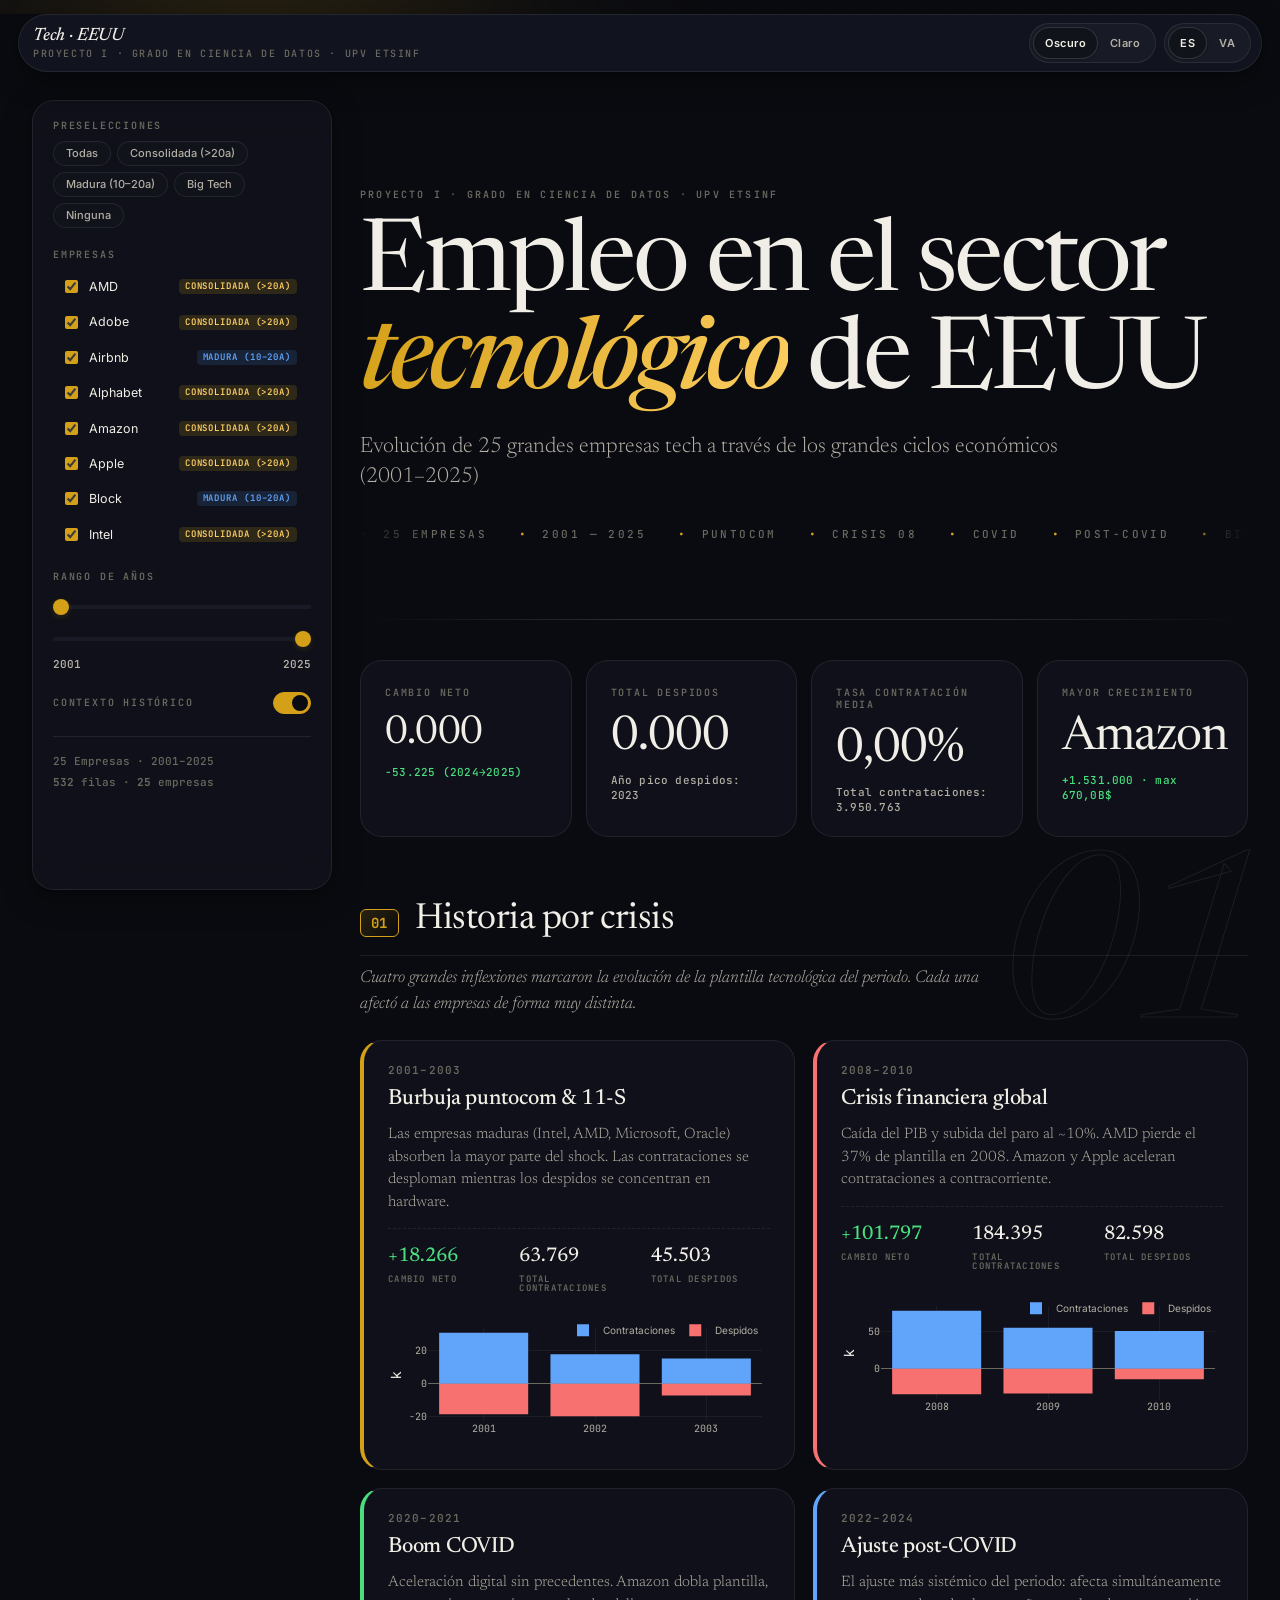
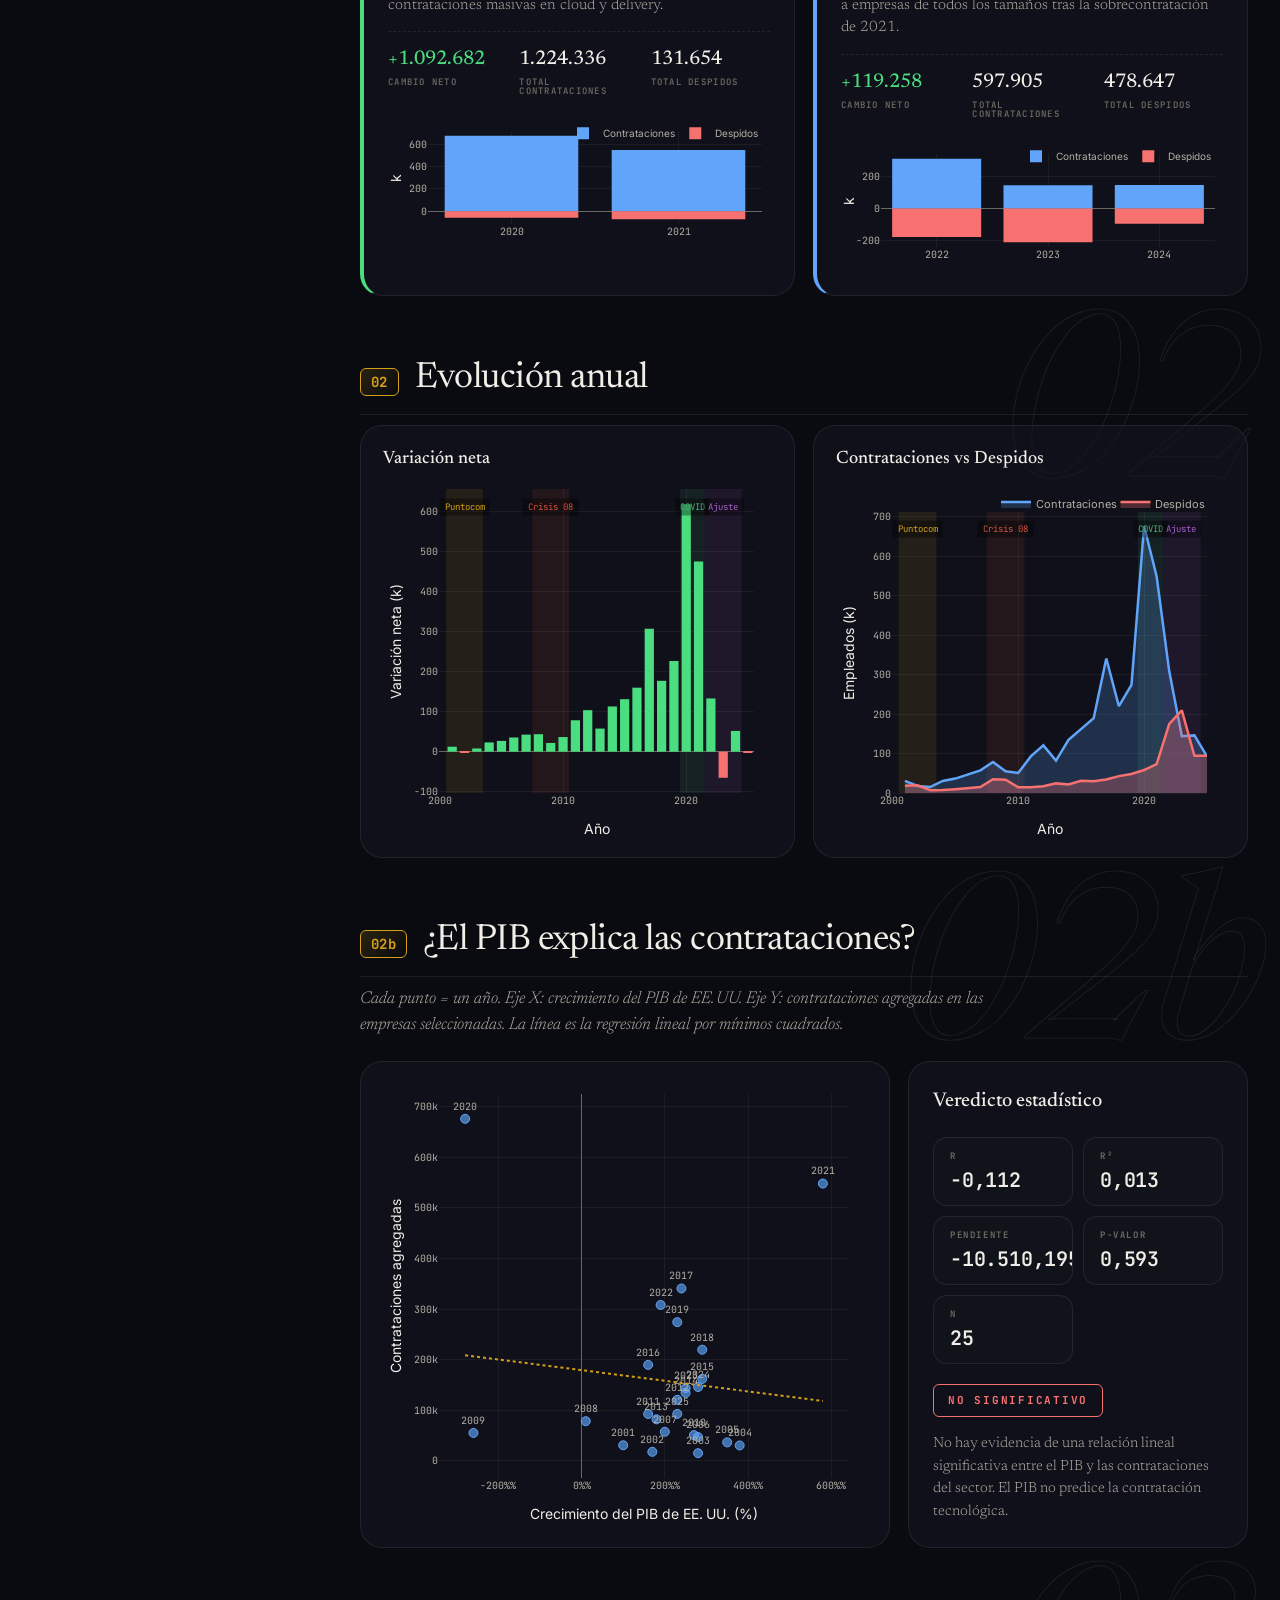
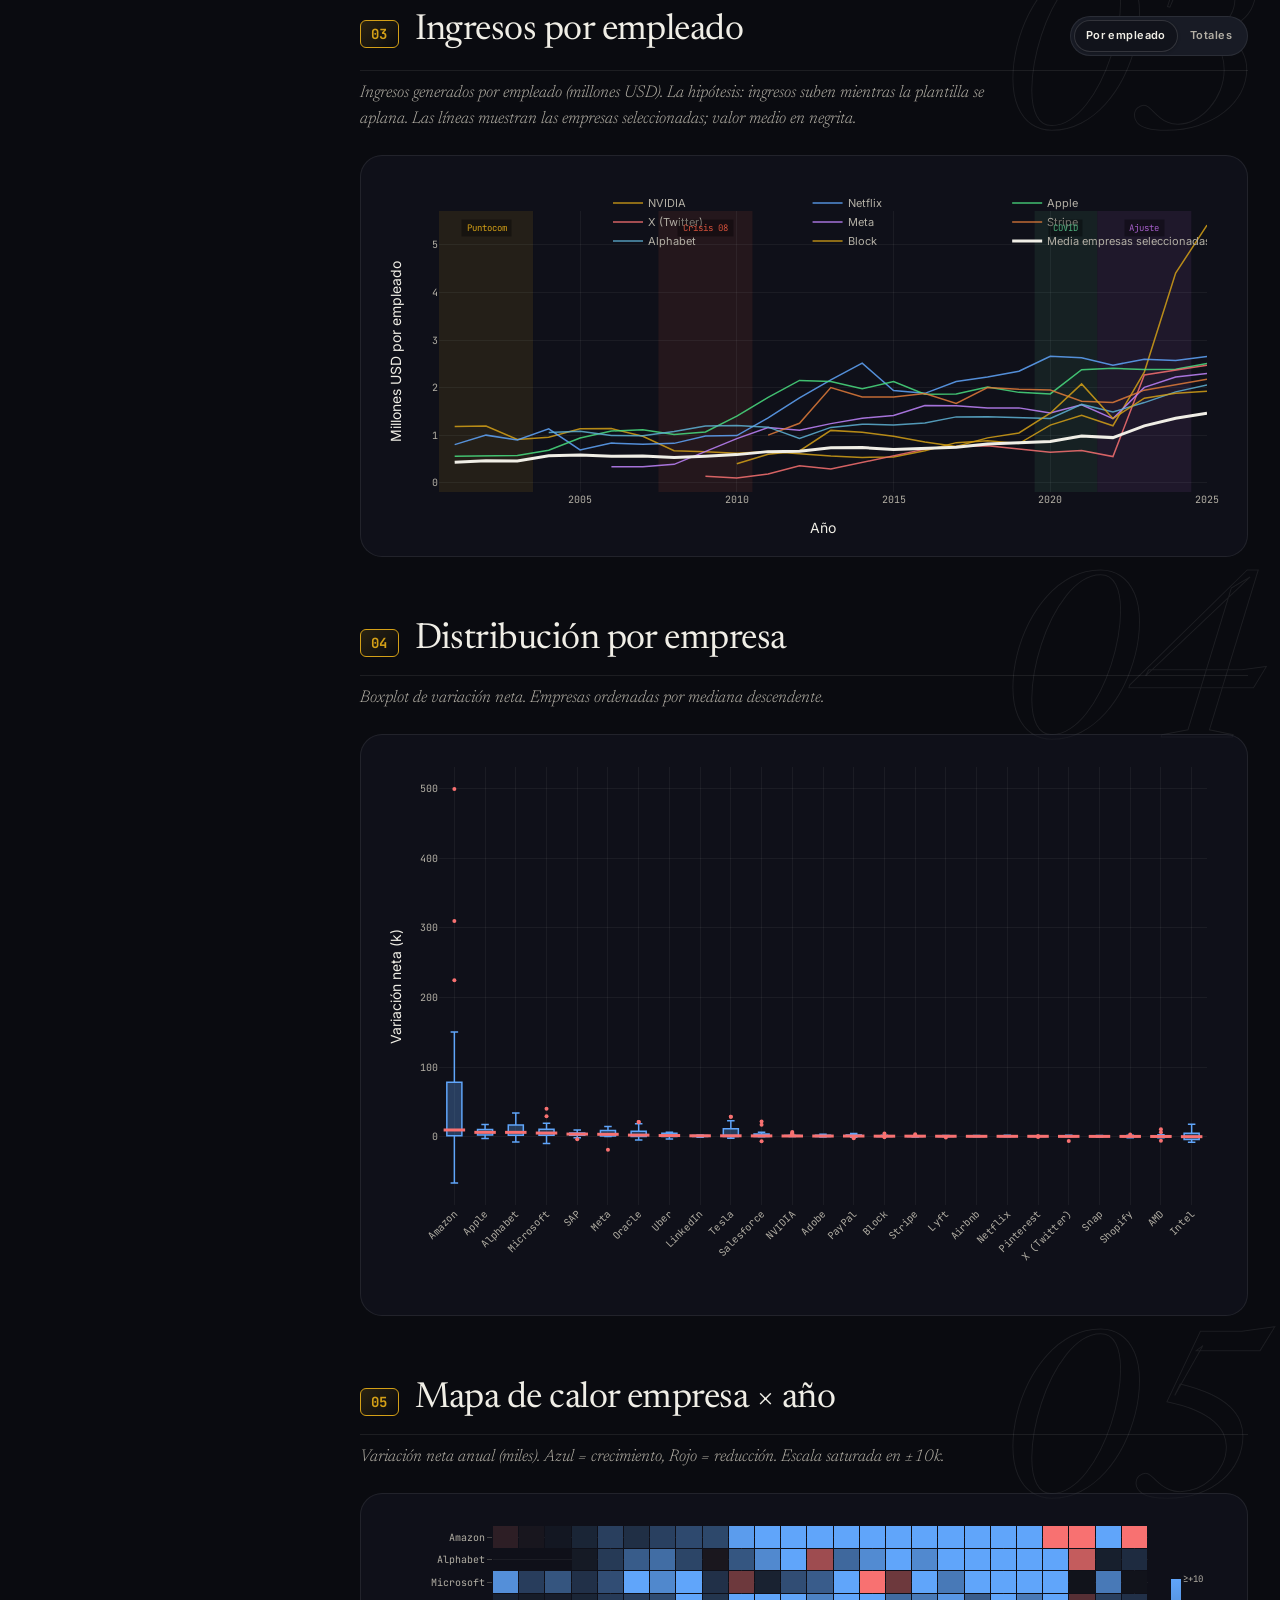
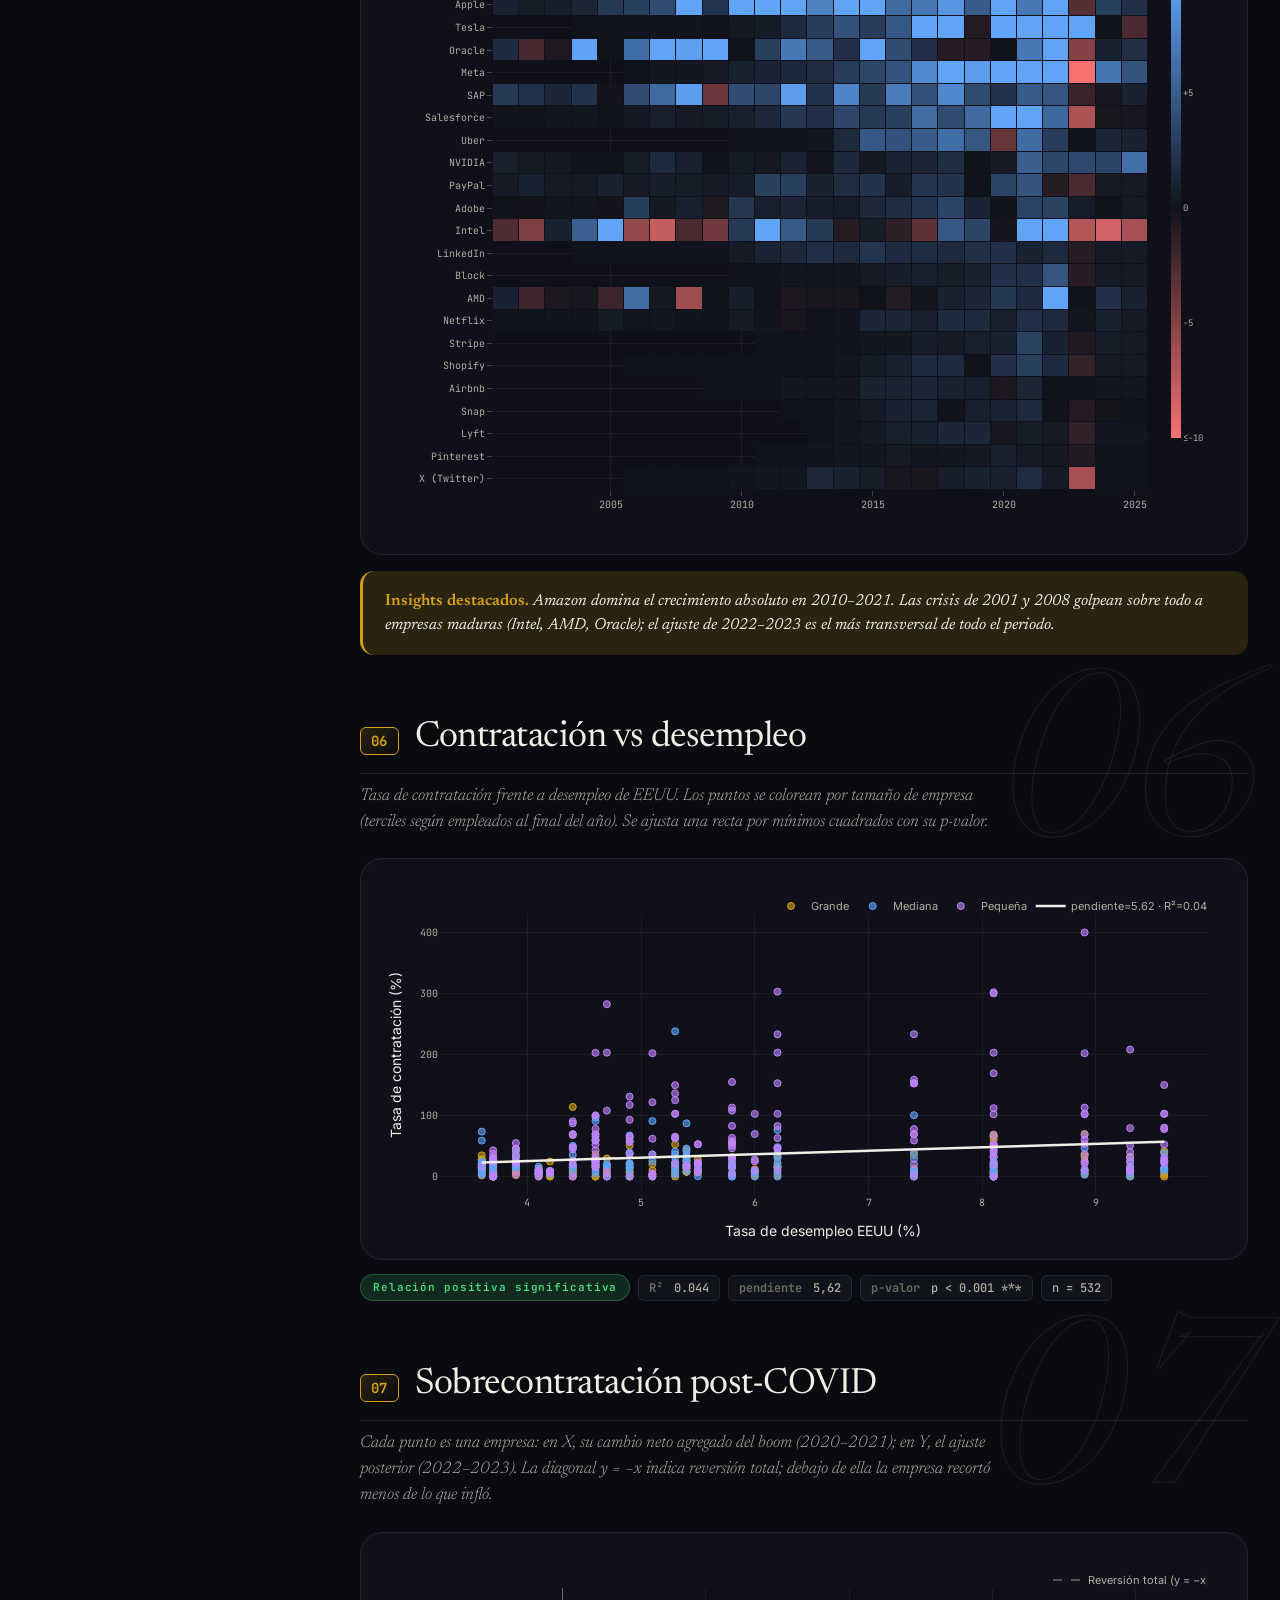
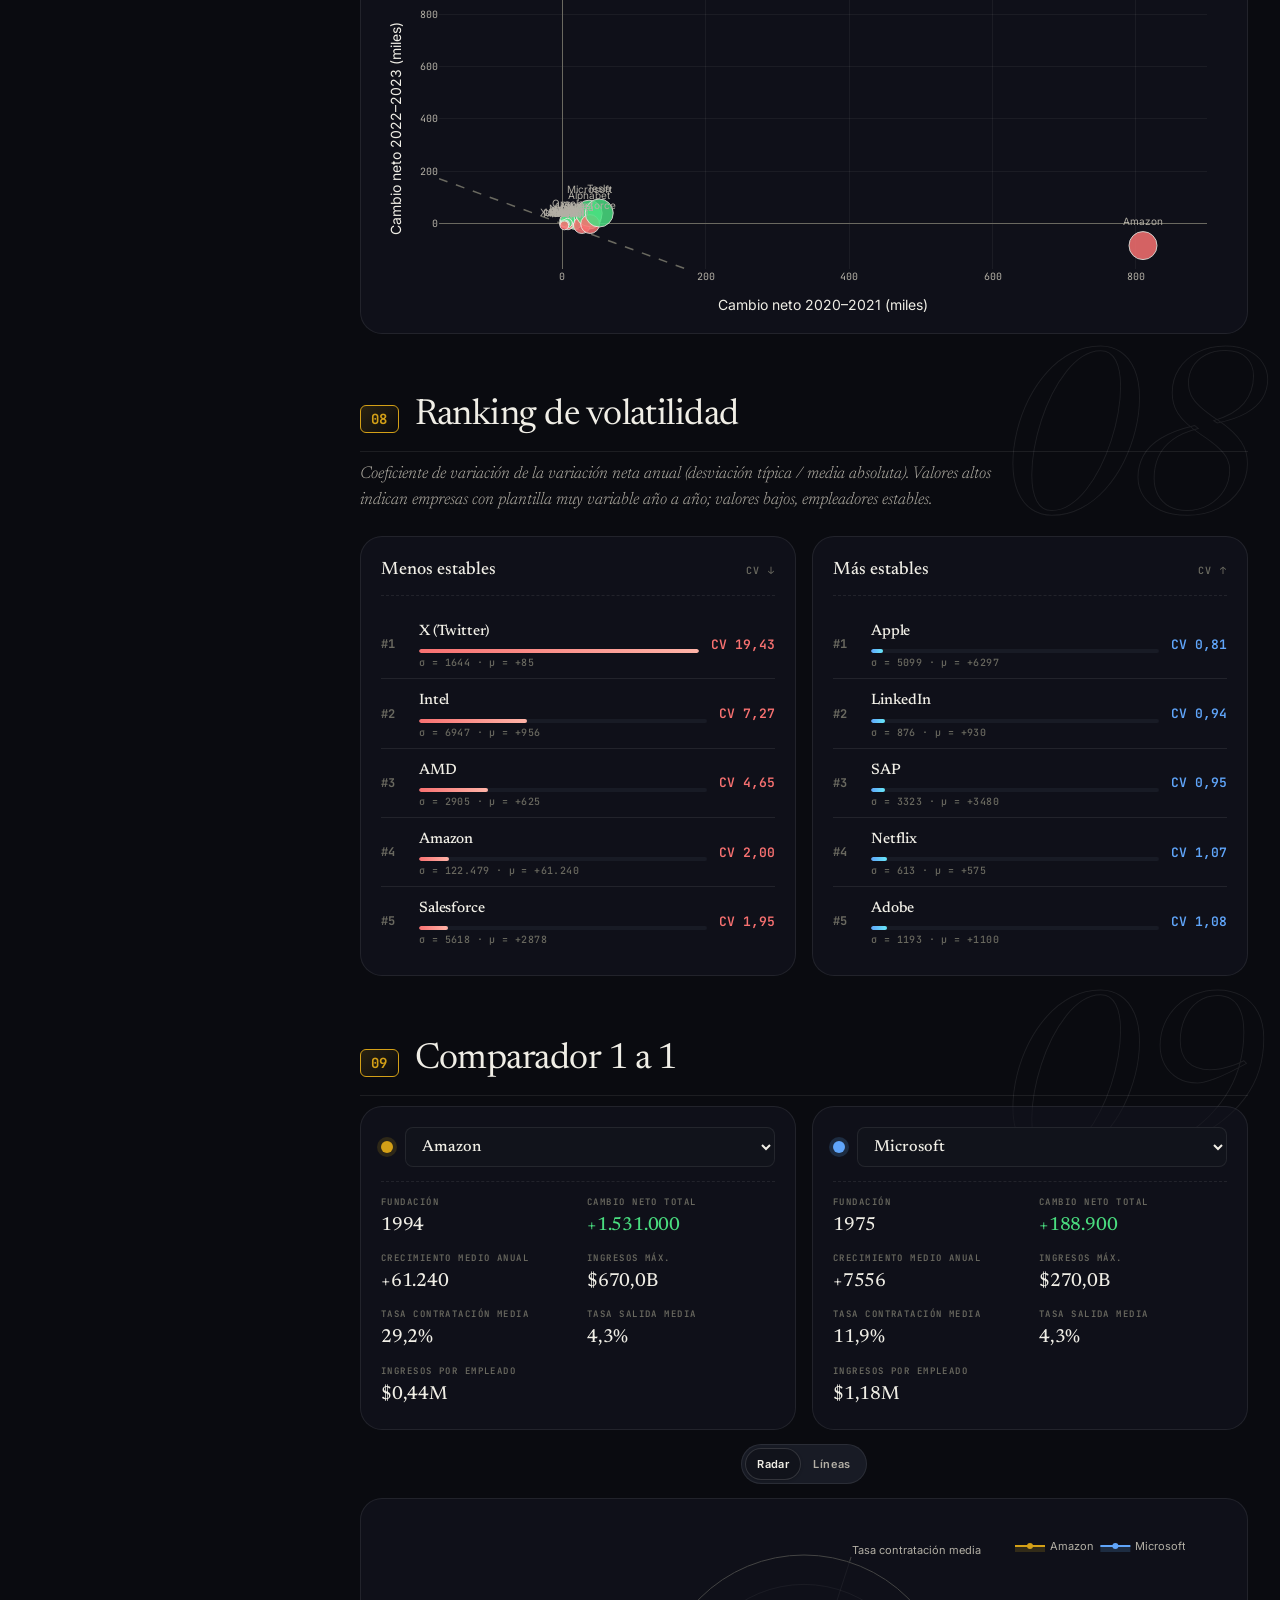
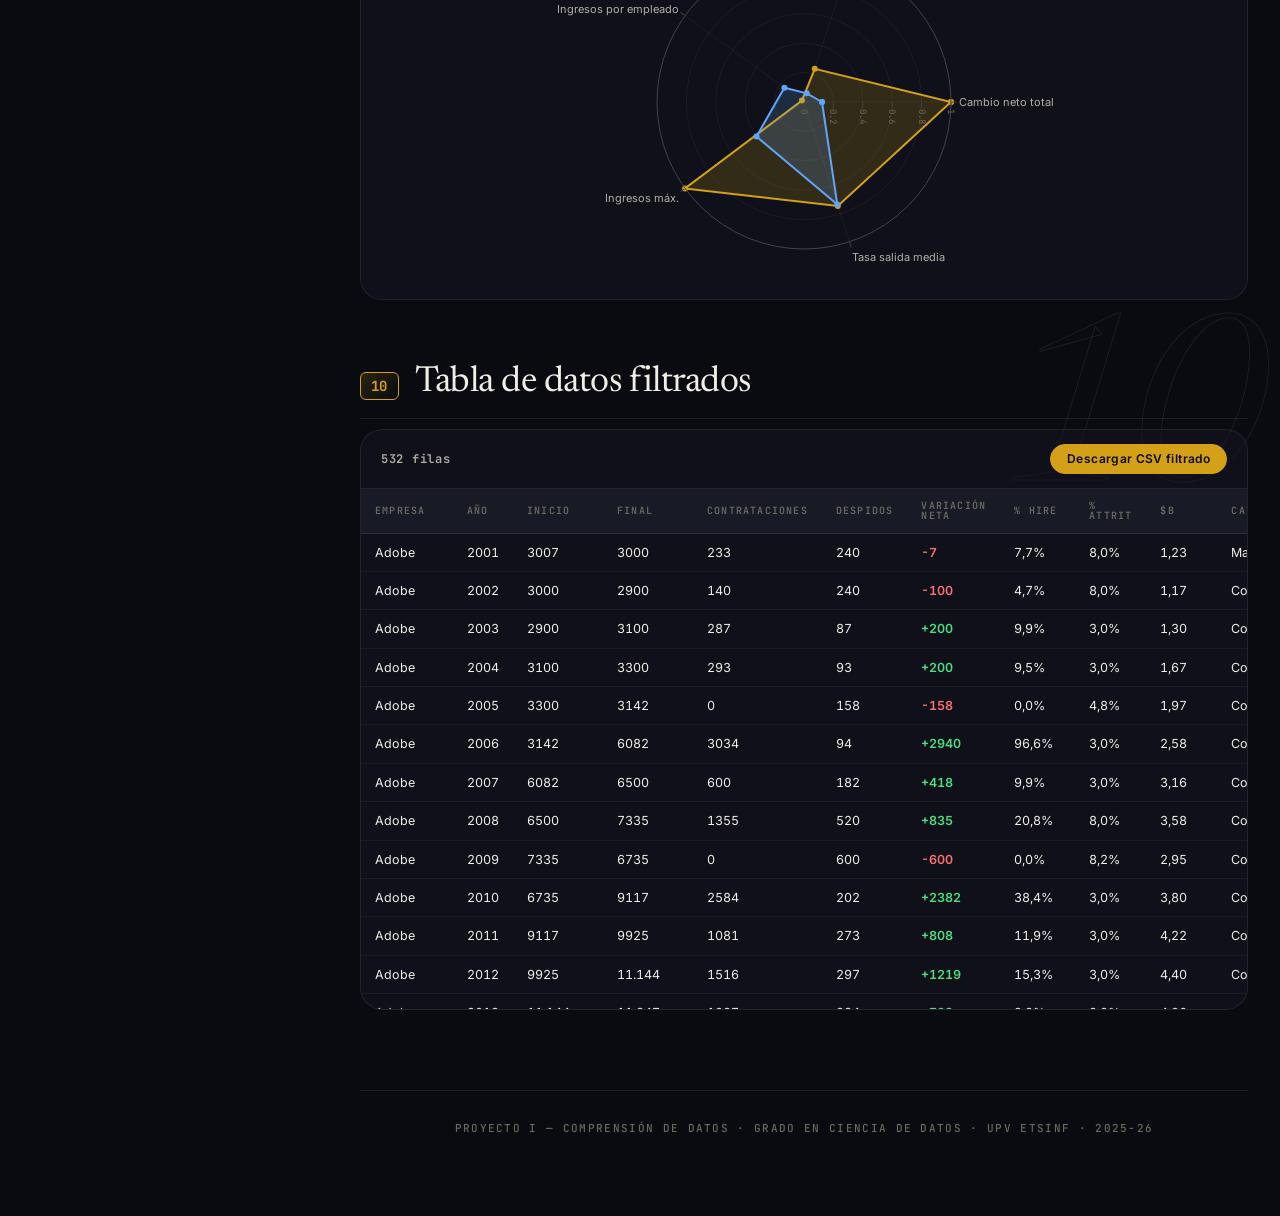
<file: index.html>
<!DOCTYPE html>
<html lang="es" data-theme="dark">
<head>
  <meta charset="UTF-8" />
  <meta name="viewport" content="width=device-width, initial-scale=1, viewport-fit=cover" />
  <title>Empleo Tech EEUU · Moderno · Proyecto I UPV</title>
  <link rel="preconnect" href="https://fonts.googleapis.com" />
  <link rel="preconnect" href="https://fonts.gstatic.com" crossorigin />
  <link href="https://fonts.googleapis.com/css2?family=Newsreader:ital,opsz,wght@0,6..72,300;0,6..72,400;0,6..72,500;0,6..72,600;1,6..72,400;1,6..72,500&family=Inter:wght@400;500;600;700&family=JetBrains+Mono:wght@400;500;600;700&display=swap" rel="stylesheet" />
  <script src="https://cdn.plot.ly/plotly-2.35.2.min.js"></script>
  <script src="data.js"></script>
  <script src="i18n.js"></script>
  <link rel="stylesheet" href="styles.css" />
</head>
<body>

  <!-- Ambient background -->
  <div class="bg-mesh"></div>
  <div class="bg-grain"></div>
  <div class="scroll-progress" id="scroll-progress"></div>

  <!-- ================== TOP NAV ================== -->
  <nav class="topnav">
    <div class="topnav-inner">
      <button class="filters-btn" id="filters-btn" aria-label="Filtros" type="button">
        <svg viewBox="0 0 24 24" width="14" height="14" fill="none" stroke="currentColor" stroke-width="2.4" stroke-linecap="round" stroke-linejoin="round" aria-hidden="true">
          <line x1="4" y1="7" x2="20" y2="7"></line>
          <line x1="7" y1="12" x2="17" y2="12"></line>
          <line x1="10" y1="17" x2="14" y2="17"></line>
        </svg>
      </button>
      <div class="brand">
        <div class="brand-mark">Tech&nbsp;<em>·</em>&nbsp;EEUU</div>
        <div class="brand-sub" data-i18n="project">Proyecto I · Grado en Ciencia de Datos · UPV ETSINF</div>
      </div>
      <div class="nav-spacer"></div>
      <div class="nav-controls">
        <div class="seg" id="theme-seg" role="tablist" aria-label="Theme">
          <button data-theme-set="dark" class="active" data-i18n="dark">Oscuro</button>
          <button data-theme-set="light" data-i18n="light">Claro</button>
        </div>
        <div class="seg" id="lang-seg" role="tablist" aria-label="Language">
          <button data-lang-set="es" class="active">ES</button>
          <button data-lang-set="ca">VA</button>
        </div>
      </div>
    </div>
  </nav>

  <div class="sidebar-backdrop" id="sidebar-backdrop"></div>

  <!-- ================== SHELL ================== -->
  <div class="shell">

    <!-- ================== SIDEBAR ================== -->
    <aside class="sidebar" id="sidebar">
      <button class="sidebar-close" id="sidebar-close" aria-label="Cerrar">✕</button>

      <div class="side-block">
        <h4 data-i18n="presets">Preselecciones</h4>
        <div class="preset-row" id="presets">
          <button class="chip" data-preset="all"         data-i18n="all">Todas</button>
          <button class="chip" data-preset="consolidada" data-i18n="consolidada">Consolidada (&gt;20a)</button>
          <button class="chip" data-preset="madura"      data-i18n="madura">Madura (10–20a)</button>
          <button class="chip" data-preset="bigtech"     data-i18n="bigtech">Big Tech</button>
          <button class="chip" data-preset="none"        data-i18n="none">Ninguna</button>
        </div>
      </div>

      <div class="side-block">
        <h4 data-i18n="companies">Empresas</h4>
        <div class="company-list" id="company-list"></div>
      </div>

      <div class="side-block">
        <h4 data-i18n="yearRange">Rango de años</h4>
        <input type="range" id="year-min" class="range-input" />
        <input type="range" id="year-max" class="range-input" />
        <div class="range-vals"><span id="yr-min-v"></span><span id="yr-max-v"></span></div>
      </div>

      <div class="side-block">
        <div class="toggle-row">
          <h4 style="margin:0" data-i18n="historicalCtx">Contexto histórico</h4>
          <button class="toggle on" id="ctx-toggle" aria-label="ctx"></button>
        </div>
      </div>

      <div class="dataset-meta">
        <div>25 <span data-i18n="companies">empresas</span> · 2001–2025</div>
        <div id="meta-rows" style="margin-top:4px"></div>
      </div>
    </aside>

    <!-- ================== MAIN ================== -->
    <main>

      <!-- HERO -->
      <header class="hero">
        <div class="hero-eyebrow" data-i18n="project">Proyecto I · Grado en Ciencia de Datos · UPV ETSINF</div>
        <h1 data-i18n="title" data-i18n-html>Empleo en el sector <em>tecnológico</em> de EEUU</h1>
        <p class="lede" data-i18n="subtitle">Evolución de 25 grandes empresas tech a través de los grandes ciclos económicos (2001–2025)</p>
        <div class="hero-marquee" aria-hidden="true">
          <div class="marquee-track" id="marquee-track"></div>
        </div>
      </header>

      <!-- KPIs -->
      <section class="block reveal">
        <div class="kpi-grid" id="kpis"></div>
      </section>

      <!-- 01 NARRATIVE -->
      <section class="block reveal">
        <div class="section-head">
          <span class="section-num">01</span>
          <h2 class="section-title" data-i18n="sec_narrative">Historia por crisis</h2>
        </div>
        <p class="section-sub" data-i18n="hist_sub">Cuatro grandes inflexiones marcaron la evolución de la plantilla tecnológica del periodo. Cada una afectó a las empresas de forma muy distinta.</p>
        <div class="narrative" id="narrative"></div>
      </section>

      <!-- 02 EVOLUTION -->
      <section class="block reveal">
        <div class="section-head">
          <span class="section-num">02</span>
          <h2 class="section-title" data-i18n="sec_evolution">Evolución anual</h2>
        </div>
        <div class="row-2">
          <div class="card">
            <h3 style="margin:0 0 4px 0; font-family:var(--serif); font-weight:500; font-size:18px;" data-i18n="netChange">Variación neta</h3>
            <div class="chart" id="ch-netchange"></div>
          </div>
          <div class="card">
            <h3 style="margin:0 0 4px 0; font-family:var(--serif); font-weight:500; font-size:18px;"><span data-i18n="hires">Contrataciones</span> vs <span data-i18n="layoffsLbl">Despidos</span></h3>
            <div class="chart" id="ch-hires-layoffs"></div>
          </div>
        </div>
      </section>

      <!-- 02b GDP scatter -->
      <section class="block reveal">
        <div class="section-head">
          <span class="section-num">02b</span>
          <h2 class="section-title" data-i18n="sec_gdp">¿El PIB explica las contrataciones?</h2>
        </div>
        <p class="section-sub" data-i18n="gdp_sub">Cada punto = un año. Eje X: crecimiento del PIB de EE. UU. Eje Y: contrataciones agregadas en las empresas seleccionadas. La línea es la regresión lineal por mínimos cuadrados.</p>
        <div class="gdp-block">
          <div class="card">
            <div class="chart" id="ch-gdp-scatter"></div>
          </div>
          <aside class="verdict-card">
            <h3 data-i18n="verdict_title">Veredicto estadístico</h3>
            <div class="verdict-grid" id="gdp-verdict-grid"></div>
            <div class="verdict-badge nosig" id="gdp-verdict-badge"></div>
            <p class="verdict-explain" id="gdp-verdict-explain"></p>
          </aside>
        </div>
      </section>

      <!-- 03 PRODUCTIVITY -->
      <section class="block reveal">
        <div class="section-head">
          <span class="section-num">03</span>
          <h2 class="section-title" id="prod-title">Ingresos por empleado</h2>
          <div class="seg" id="rev-seg" style="margin-left:auto" role="tablist" aria-label="Revenue mode">
            <button data-revmode="perEmp" class="active" data-i18n="rev_perEmp">Por empleado</button>
            <button data-revmode="total" data-i18n="rev_total">Totales</button>
          </div>
        </div>
        <p class="section-sub" id="prod-sub">Ingresos generados por empleado (millones USD).</p>
        <div class="card">
          <div class="chart" id="ch-productivity"></div>
        </div>
      </section>

      <!-- 04 BOXPLOT -->
      <section class="block reveal">
        <div class="section-head">
          <span class="section-num">04</span>
          <h2 class="section-title" data-i18n="sec_distribution">Distribución por empresa</h2>
        </div>
        <p class="section-sub" data-i18n="dist_sub">Boxplot de variación neta. Empresas ordenadas por mediana descendente.</p>
        <div class="card">
          <div class="chart chart-tall" id="ch-boxplot"></div>
        </div>
      </section>

      <!-- 05 HEATMAP -->
      <section class="block reveal">
        <div class="section-head">
          <span class="section-num">05</span>
          <h2 class="section-title" data-i18n="sec_heatmap">Mapa de calor empresa × año</h2>
        </div>
        <p class="section-sub" data-i18n="heatmapDesc">Variación neta anual (miles). Azul = crecimiento, Rojo = reducción. Escala saturada en ±10k.</p>
        <div class="card">
          <div class="heatmap-wrap">
            <div class="heatmap-inner" id="ch-heatmap"></div>
          </div>
        </div>
        <div class="callout" id="insight"></div>
      </section>

      <!-- 06 HIRING vs UNEMPLOYMENT -->
      <section class="block reveal">
        <div class="section-head">
          <span class="section-num">06</span>
          <h2 class="section-title" data-i18n="sec_hiringVsUnemp">Contratación vs desempleo</h2>
        </div>
        <p class="section-sub" data-i18n="hu_sub">Tasa de contratación frente a desempleo de EEUU, segmentado por tamaño.</p>
        <div class="card">
          <div class="chart" id="ch-hu-scatter"></div>
        </div>
        <div class="verdict" id="hu-verdict"></div>
      </section>

      <!-- 07 POST-COVID -->
      <section class="block reveal">
        <div class="section-head">
          <span class="section-num">07</span>
          <h2 class="section-title" data-i18n="sec_postcovid">Sobrecontratación post-COVID</h2>
        </div>
        <p class="section-sub" data-i18n="pc_sub">Cada punto es una empresa: X = cambio neto 2020–2021; Y = ajuste 2022–2023.</p>
        <div class="card">
          <div class="chart" id="ch-postcovid"></div>
        </div>
      </section>

      <!-- 09 VOLATILITY -->
      <section class="block reveal">
        <div class="section-head">
          <span class="section-num">08</span>
          <h2 class="section-title" data-i18n="sec_volatility">Ranking de volatilidad</h2>
        </div>
        <p class="section-sub" data-i18n="volatility_sub">Coeficiente de variación (σ / |μ|) de la variación neta anual.</p>
        <div class="rankings-grid">
          <div class="rank-col">
            <div class="rank-head">
              <h3 id="rank-top-title">Menos estables</h3>
              <span class="crumb" id="rank-top-crumb">CV ↓</span>
            </div>
            <div id="rank-top"></div>
          </div>
          <div class="rank-col">
            <div class="rank-head">
              <h3 id="rank-bot-title">Más estables</h3>
              <span class="crumb" id="rank-bot-crumb">CV ↑</span>
            </div>
            <div id="rank-bot"></div>
          </div>
        </div>
      </section>

      <!-- 10 COMPARATOR -->
      <section class="block reveal">
        <div class="section-head">
          <span class="section-num">09</span>
          <h2 class="section-title" data-i18n="sec_compare">Comparador 1 a 1</h2>
        </div>
        <div class="compare-grid">
          <div class="compare-card">
            <div class="who">
              <span class="dot a"></span>
              <select id="cmp-a"></select>
            </div>
            <div class="compare-stats" id="cmp-a-stats"></div>
          </div>
          <div class="compare-card">
            <div class="who">
              <span class="dot b"></span>
              <select id="cmp-b"></select>
            </div>
            <div class="compare-stats" id="cmp-b-stats"></div>
          </div>
        </div>
        <div class="compare-mode">
          <div class="seg">
            <button data-cmpmode="radar" class="active" data-i18n="compareModeRadar">Radar</button>
            <button data-cmpmode="lines" data-i18n="compareModeLines">Líneas</button>
          </div>
        </div>
        <div class="card" style="margin-top:14px">
          <div class="chart" id="ch-compare"></div>
        </div>
      </section>

      <!-- 12 TABLE -->
      <section class="block reveal">
        <div class="section-head">
          <span class="section-num">10</span>
          <h2 class="section-title" data-i18n="sec_table">Tabla de datos filtrados</h2>
        </div>
        <div class="table-wrap">
          <div class="table-head">
            <span class="count" id="table-count"></span>
            <button class="btn primary" id="dl-csv" data-i18n="download">Descargar CSV</button>
          </div>
          <div class="table-scroll">
            <table class="data" id="data-table"></table>
          </div>
        </div>
      </section>

      <footer class="foot" data-i18n="footer">Proyecto I — Comprensión de datos · Grado en Ciencia de Datos · UPV ETSINF · 2025-26</footer>
    </main>
  </div>

  <script src="stats.js"></script>
  <script src="charts.js"></script>
  <script src="app.js"></script>
  <script src="modern-anim.js"></script>
</body>
</html>

<style id="__om-edit-overrides">
#kpis >div:nth-child(1) >.kpi-value { font-size: 50px !important }
#kpis >div:nth-child(1) >.kpi-value { font-size: 38px !important }
#kpis >div:nth-child(1) >.kpi-value { font-size: 40px !important }
</style>
</file>
<file: styles.css>
/* =========================================================
   DASHBOARD — MODERN REDESIGN
   Proyecto I · UPV ETSINF
   ========================================================= */

:root {
  --serif: "Newsreader", "Source Serif Pro", Georgia, serif;
  --sans: "Inter", -apple-system, BlinkMacSystemFont, "Segoe UI", sans-serif;
  --mono: "JetBrains Mono", "IBM Plex Mono", ui-monospace, monospace;

  /* Dark — vibrant, modern */
  --bg: #0a0b10;
  --bg-deep: #07080c;
  --bg-elev: #11131b;
  --bg-elev-2: #181b25;
  --bg-glass: rgba(20, 23, 33, 0.55);
  --bg-glass-strong: rgba(20, 23, 33, 0.82);
  --border: rgba(255, 255, 255, 0.08);
  --border-strong: rgba(255, 255, 255, 0.14);
  --border-soft: rgba(255, 255, 255, 0.05);
  --text: #f0eee6;
  --text-soft: #b3afa5;
  --text-mute: #6a6960;

  --accent: #d4a017;
  --accent-2: #ffd166;
  --accent-soft: rgba(212, 160, 23, 0.16);
  --pos: #4ade80;
  --neg: #f87171;
  --pos-soft: rgba(74, 222, 128, 0.14);
  --neg-soft: rgba(248, 113, 113, 0.14);
  --blue: #60a5fa;
  --purple: #c084fc;
  --cyan: #67e8f9;

  --r-sm: 8px;
  --r: 14px;
  --r-lg: 22px;
  --r-xl: 32px;

  --tap: 44px;
  --ease: cubic-bezier(0.22, 1, 0.36, 1);
  --ease-bounce: cubic-bezier(0.34, 1.56, 0.64, 1);

  --shadow-sm: 0 1px 2px rgba(0,0,0,0.4);
  --shadow: 0 8px 30px rgba(0,0,0,0.35), 0 2px 6px rgba(0,0,0,0.25);
  --shadow-lg: 0 24px 60px rgba(0,0,0,0.5);
}

[data-theme="light"] {
  --bg: #f6f3ec;
  --bg-deep: #ebe6d6;
  --bg-elev: #ffffff;
  --bg-elev-2: #fbf8f0;
  --bg-glass: rgba(255, 255, 255, 0.7);
  --bg-glass-strong: rgba(255, 255, 255, 0.92);
  --border: rgba(20, 20, 20, 0.08);
  --border-strong: rgba(20, 20, 20, 0.16);
  --border-soft: rgba(20, 20, 20, 0.05);
  --text: #15120e;
  --text-soft: #4a4640;
  --text-mute: #8a8579;

  --accent: #a87a10;
  --accent-2: #d4a017;
  --accent-soft: rgba(168, 122, 16, 0.13);
  --pos: #198351;
  --neg: #b53224;
  --pos-soft: rgba(25, 131, 81, 0.12);
  --neg-soft: rgba(181, 50, 36, 0.12);
  --blue: #2c5a9c;
  --purple: #7a3fc4;
  --cyan: #0e7490;

  --shadow: 0 8px 30px rgba(40,30,15,0.10), 0 2px 6px rgba(40,30,15,0.05);
  --shadow-lg: 0 24px 60px rgba(40,30,15,0.14);
}

* { box-sizing: border-box; }

html { scroll-behavior: smooth; }
html, body {
  margin: 0; padding: 0;
  background: var(--bg);
  color: var(--text);
  font-family: var(--sans);
  -webkit-text-size-adjust: 100%;
}

body {
  font-size: 14px; line-height: 1.55;
  transition: background 0.4s var(--ease), color 0.4s var(--ease);
  overflow-x: hidden;
}

/* ===== Ambient background mesh ===== */
.bg-mesh {
  position: fixed; inset: 0;
  z-index: -2;
  pointer-events: none;
  background: var(--bg);
  overflow: hidden;
}
.bg-mesh::before,
.bg-mesh::after {
  content: "";
  position: absolute;
  width: 60vmax; height: 60vmax;
  border-radius: 50%;
  filter: blur(120px);
  opacity: 0.55;
  animation: float 22s ease-in-out infinite;
}
.bg-mesh::before {
  top: -20vmax; left: -10vmax;
  background: radial-gradient(circle, var(--accent) 0%, transparent 60%);
  opacity: 0.28;
}
.bg-mesh::after {
  bottom: -25vmax; right: -15vmax;
  background: radial-gradient(circle, var(--blue) 0%, transparent 60%);
  opacity: 0.22;
  animation-delay: -11s;
  animation-duration: 28s;
}
[data-theme="light"] .bg-mesh::before { opacity: 0.18; }
[data-theme="light"] .bg-mesh::after { opacity: 0.15; }

.bg-grain {
  position: fixed; inset: 0;
  z-index: -1;
  pointer-events: none;
  opacity: 0.04;
  background-image:
    radial-gradient(circle at 20% 30%, rgba(255,255,255,0.6) 0.5px, transparent 0.6px),
    radial-gradient(circle at 75% 70%, rgba(255,255,255,0.6) 0.5px, transparent 0.6px);
  background-size: 3px 3px;
  mix-blend-mode: overlay;
}

@keyframes float {
  0%, 100% { transform: translate(0,0) scale(1); }
  33% { transform: translate(6vw, -4vh) scale(1.08); }
  66% { transform: translate(-4vw, 5vh) scale(0.95); }
}

/* tabular-nums everywhere numbers live */
.kpi-value, .kpi-delta,
.compare-stat .v,
.rank-row .v, .rank-row .nm,
table.data, table.data td, table.data th,
.crisis-stat .v,
.coef-table td,
.pred-stat .v, .pred-stat .band,
.range-vals,
.section-num,
.metric-num {
  font-variant-numeric: tabular-nums;
  font-feature-settings: "tnum" 1;
}

/* ============== TOP NAV — floating pill ============== */
.topnav {
  position: sticky; top: 14px; z-index: 50;
  margin: 14px 18px 0;
  padding: 0;
}
.topnav-inner {
  display: flex; align-items: center; gap: 12px;
  padding: 8px 10px 8px 14px;
  border-radius: 999px;
  background: var(--bg-glass-strong);
  backdrop-filter: saturate(180%) blur(20px);
  -webkit-backdrop-filter: saturate(180%) blur(20px);
  border: 1px solid var(--border);
  box-shadow: var(--shadow);
  min-height: 56px;
}

.brand { display: flex; flex-direction: column; min-width: 0; }
.brand-mark {
  font-family: var(--serif);
  font-style: italic;
  font-weight: 500;
  font-size: 18px;
  letter-spacing: -0.01em;
  color: var(--text);
  line-height: 1;
}
.brand-sub {
  font: 500 10px/1.2 var(--mono);
  letter-spacing: 0.16em;
  text-transform: uppercase;
  color: var(--text-mute);
  margin-top: 3px;
  overflow: hidden;
  text-overflow: ellipsis;
  white-space: nowrap;
}

.filters-btn {
  display: none;
  align-items: center; justify-content: center;
  width: 40px; height: 40px;
  background: var(--bg-elev);
  color: var(--text);
  border: 1px solid var(--border);
  border-radius: 999px;
  cursor: pointer;
  flex-shrink: 0;
  transition: transform 0.2s var(--ease-bounce), background 0.2s, border-color 0.2s;
}
.filters-btn:hover { background: var(--bg-elev-2); border-color: var(--border-strong); }
.filters-btn:active { transform: scale(0.94); }

.nav-spacer { flex: 1; }
.nav-controls { display: flex; gap: 8px; align-items: center; }

.seg {
  display: inline-flex;
  background: var(--bg-elev-2);
  border: 1px solid var(--border);
  border-radius: 999px;
  padding: 3px;
  gap: 0;
}
.seg button {
  appearance: none; border: 0;
  background: transparent;
  color: var(--text-soft);
  padding: 0 12px;
  height: 32px;
  font: 600 11px/1 var(--sans);
  letter-spacing: 0.04em;
  cursor: pointer;
  border-radius: 999px;
  transition: color 0.2s, background 0.2s;
}
.seg button:hover { color: var(--text); }
.seg button.active {
  color: var(--text);
  background: var(--bg-elev);
  box-shadow: 0 1px 3px rgba(0,0,0,0.2), inset 0 0 0 1px var(--border-strong);
}

/* ============== SHELL ============== */
.shell {
  display: grid;
  grid-template-columns: 300px minmax(0, 1fr);
  gap: 28px;
  max-width: 1400px;
  margin: 0 auto;
  padding: 28px 32px 80px;
}

/* ============== SIDEBAR — glass card ============== */
.sidebar-backdrop {
  position: fixed; inset: 0;
  background: rgba(8,9,13,0.7);
  backdrop-filter: blur(6px);
  z-index: 60;
  opacity: 0; pointer-events: none;
  transition: opacity 0.3s var(--ease);
}
.sidebar-backdrop.show { opacity: 1; pointer-events: auto; }

.sidebar {
  position: sticky; top: 92px;
  max-height: calc(100vh - 110px);
  overflow-y: auto;
  background: var(--bg-glass);
  backdrop-filter: blur(20px);
  -webkit-backdrop-filter: blur(20px);
  border: 1px solid var(--border);
  border-radius: var(--r-lg);
  padding: 20px;
  box-shadow: var(--shadow);
  scrollbar-width: thin;
  scrollbar-color: var(--border-strong) transparent;
}
.sidebar::-webkit-scrollbar { width: 6px; }
.sidebar::-webkit-scrollbar-thumb { background: var(--border-strong); border-radius: 3px; }

.sidebar-close {
  display: none;
  position: absolute; top: 12px; right: 12px;
  background: var(--bg-elev-2);
  border: 1px solid var(--border);
  color: var(--text-soft);
  width: 32px; height: 32px;
  border-radius: 50%;
  cursor: pointer;
  font-size: 14px;
}

.side-block { margin-bottom: 22px; }
.side-block h4 {
  margin: 0 0 10px;
  font: 600 10px/1 var(--mono);
  letter-spacing: 0.18em;
  text-transform: uppercase;
  color: var(--text-mute);
}

.preset-row { display: flex; flex-wrap: wrap; gap: 6px; }
.chip {
  appearance: none;
  background: var(--bg-elev);
  border: 1px solid var(--border);
  color: var(--text-soft);
  padding: 6px 12px;
  border-radius: 999px;
  font: 500 11px/1 var(--sans);
  cursor: pointer;
  transition: all 0.2s var(--ease);
}
.chip:hover {
  border-color: var(--accent);
  color: var(--text);
  transform: translateY(-1px);
}
.chip.active {
  background: var(--accent);
  border-color: var(--accent);
  color: #0a0b10;
}

.company-list {
  display: flex; flex-direction: column; gap: 2px;
  max-height: 280px;
  overflow-y: auto;
  padding-right: 6px;
  scrollbar-width: thin;
}
.company-item {
  display: flex; align-items: center; gap: 8px;
  padding: 7px 8px;
  border-radius: var(--r-sm);
  font-size: 12.5px;
  cursor: pointer;
  transition: background 0.15s;
}
.company-item:hover { background: var(--bg-elev); }
.company-item input { accent-color: var(--accent); }
.company-cat {
  font: 600 9px/1 var(--mono);
  letter-spacing: 0.1em;
  text-transform: uppercase;
  padding: 3px 6px;
  border-radius: 4px;
  color: var(--text-mute);
  background: var(--bg-elev-2);
}
.company-cat.consolidada { color: var(--accent-2); background: var(--accent-soft); }
.company-cat.madura { color: var(--blue); background: rgba(96,165,250,0.13); }
.company-cat.joven { color: var(--purple); background: rgba(192,132,252,0.13); }

.range-input {
  width: 100%;
  appearance: none;
  background: transparent;
  height: 22px;
  margin: 4px 0;
}
.range-input::-webkit-slider-runnable-track {
  height: 4px; border-radius: 2px;
  background: var(--bg-elev-2);
}
.range-input::-moz-range-track {
  height: 4px; border-radius: 2px;
  background: var(--bg-elev-2);
}
.range-input::-webkit-slider-thumb {
  appearance: none; width: 16px; height: 16px;
  border-radius: 50%;
  background: var(--accent);
  margin-top: -6px;
  box-shadow: 0 2px 6px var(--accent-soft);
  cursor: grab;
  transition: transform 0.15s;
}
.range-input::-webkit-slider-thumb:active { transform: scale(1.2); cursor: grabbing; }
.range-input::-moz-range-thumb {
  width: 16px; height: 16px;
  border: 0; border-radius: 50%;
  background: var(--accent);
  box-shadow: 0 2px 6px var(--accent-soft);
}
.range-vals {
  display: flex; justify-content: space-between;
  font: 600 11px/1 var(--mono);
  color: var(--text-soft);
  margin-top: 4px;
}

.toggle-row { display: flex; align-items: center; justify-content: space-between; }
.toggle {
  appearance: none; border: 0;
  position: relative;
  width: 38px; height: 22px;
  background: var(--bg-elev-2);
  border: 1px solid var(--border);
  border-radius: 999px;
  cursor: pointer;
  transition: background 0.25s;
}
.toggle::after {
  content: "";
  position: absolute; top: 2px; left: 2px;
  width: 16px; height: 16px;
  background: var(--text-soft);
  border-radius: 50%;
  transition: transform 0.25s var(--ease-bounce), background 0.25s;
}
.toggle.on { background: var(--accent); border-color: var(--accent); }
.toggle.on::after { transform: translateX(16px); background: #0a0b10; }

.dataset-meta {
  font: 500 11px/1.5 var(--mono);
  color: var(--text-mute);
  padding-top: 16px;
  margin-top: 8px;
  border-top: 1px solid var(--border);
}

/* ============== HERO ============== */
.hero {
  position: relative;
  padding: 60px 0 56px;
  border-bottom: 1px solid var(--border);
  margin-bottom: 40px;
  overflow: visible;
}
.hero-eyebrow {
  font: 600 10px/1 var(--mono);
  letter-spacing: 0.22em;
  text-transform: uppercase;
  color: var(--text-mute);
  margin-bottom: 18px;
  opacity: 0;
  animation: rise 0.7s var(--ease) 0.05s forwards;
}
.hero h1 {
  font-family: var(--serif);
  font-weight: 400;
  font-size: clamp(40px, 6vw, 76px);
  line-height: 1.02;
  letter-spacing: -0.025em;
  margin: 0 0 18px;
  max-width: 18ch;
  opacity: 0;
  animation: rise 0.9s var(--ease) 0.15s forwards;
}
.hero h1 em {
  font-style: italic;
  color: var(--accent);
  font-weight: 500;
}
.hero .lede {
  font-family: var(--serif);
  font-weight: 300;
  font-size: clamp(17px, 1.6vw, 22px);
  line-height: 1.4;
  max-width: 56ch;
  color: var(--text-soft);
  margin: 0;
  opacity: 0;
  animation: rise 0.9s var(--ease) 0.25s forwards;
}

@keyframes rise {
  from { opacity: 0; transform: translateY(20px); }
  to { opacity: 1; transform: translateY(0); }
}

.hero-glyphs {
  position: absolute;
  top: 50px; right: 0;
  display: flex; gap: 16px;
  pointer-events: none;
  opacity: 0;
  animation: rise 1.2s var(--ease) 0.5s forwards;
}
.hero-glyph {
  width: 70px; height: 70px;
  border-radius: 50%;
  background: var(--bg-glass);
  backdrop-filter: blur(12px);
  border: 1px solid var(--border);
  display: flex; align-items: center; justify-content: center;
  font-family: var(--serif);
  font-style: italic;
  font-size: 28px;
  color: var(--accent);
  animation: bob 5s ease-in-out infinite;
}
.hero-glyph:nth-child(2) { animation-delay: -1.6s; }
.hero-glyph:nth-child(3) { animation-delay: -3.2s; }
@keyframes bob {
  0%, 100% { transform: translateY(0); }
  50% { transform: translateY(-10px); }
}

/* ============== SECTION HEAD ============== */
.block { margin-bottom: 64px; position: relative; }
.section-head {
  display: flex; align-items: baseline; gap: 16px;
  margin-bottom: 10px;
  padding-bottom: 14px;
  border-bottom: 1px solid var(--border);
}
.section-num {
  font: 700 14px/1 var(--mono);
  letter-spacing: 0.02em;
  color: var(--accent);
  background: var(--accent-soft);
  padding: 6px 10px;
  border-radius: 6px;
  flex-shrink: 0;
}
.section-title {
  margin: 0;
  font-family: var(--serif);
  font-weight: 400;
  font-size: clamp(26px, 3.2vw, 36px);
  line-height: 1.1;
  letter-spacing: -0.015em;
  color: var(--text);
}
.section-sub {
  margin: 0 0 22px;
  font-family: var(--serif);
  font-weight: 300;
  font-style: italic;
  font-size: 17px;
  color: var(--text-soft);
  max-width: 64ch;
}

/* ============== REVEAL ANIM ============== */
.reveal {
  opacity: 0;
  transform: translateY(28px);
  transition: opacity 0.8s var(--ease), transform 0.8s var(--ease);
  will-change: opacity, transform;
}
.reveal.in {
  opacity: 1;
  transform: translateY(0);
}
/* stagger via custom property --i */
.reveal[style*="--i"] { transition-delay: calc(var(--i, 0) * 60ms); }

/* ============== KPIs ============== */
.kpi-grid {
  display: grid;
  grid-template-columns: repeat(4, 1fr);
  gap: 14px;
}
.kpi {
  position: relative;
  background: var(--bg-glass);
  backdrop-filter: blur(14px);
  border: 1px solid var(--border);
  border-radius: var(--r-lg);
  padding: 22px 22px 20px;
  overflow: hidden;
  transition: transform 0.35s var(--ease), border-color 0.3s, box-shadow 0.35s var(--ease);
  cursor: default;
}
.kpi::before {
  content: "";
  position: absolute; inset: 0;
  background: radial-gradient(800px circle at var(--mx, 50%) var(--my, 50%), var(--accent-soft), transparent 40%);
  opacity: 0;
  transition: opacity 0.3s;
  pointer-events: none;
}
.kpi:hover {
  transform: translateY(-4px);
  border-color: var(--border-strong);
  box-shadow: var(--shadow-lg);
}
.kpi:hover::before { opacity: 1; }
.kpi-label {
  font: 600 10px/1.2 var(--mono);
  letter-spacing: 0.18em;
  text-transform: uppercase;
  color: var(--text-mute);
  margin-bottom: 14px;
}
.kpi-value {
  font-family: var(--serif);
  font-weight: 400;
  font-size: clamp(28px, 3.6vw, 42px);
  letter-spacing: -0.02em;
  line-height: 1.05;
  color: var(--text);
}
.kpi-delta {
  margin-top: 10px;
  font: 500 11px/1.3 var(--mono);
  color: var(--text-soft);
  letter-spacing: 0.02em;
}
.kpi-delta.pos { color: var(--pos); }
.kpi-delta.neg { color: var(--neg); }

/* ============== NARRATIVE ============== */
.narrative {
  display: grid;
  grid-template-columns: repeat(2, 1fr);
  gap: 18px;
}
.crisis-card {
  background: var(--bg-glass);
  backdrop-filter: blur(14px);
  border: 1px solid var(--border);
  border-left: 4px solid var(--accent);
  border-radius: var(--r-lg);
  padding: 24px 24px 20px;
  display: grid;
  grid-template-rows: auto 1fr;
  gap: 16px;
  transition: transform 0.35s var(--ease), box-shadow 0.35s var(--ease);
}
.crisis-card:hover {
  transform: translateY(-3px);
  box-shadow: var(--shadow-lg);
}
.crisis-years {
  font: 600 11px/1 var(--mono);
  letter-spacing: 0.1em;
  color: var(--text-mute);
}
.crisis-card h3 {
  font-family: var(--serif);
  font-weight: 500;
  font-size: 22px;
  margin: 6px 0 8px;
  letter-spacing: -0.01em;
}
.crisis-card p {
  font-family: var(--serif);
  font-weight: 300;
  font-size: 15px;
  line-height: 1.5;
  color: var(--text-soft);
  margin: 0 0 14px;
}
.crisis-stats {
  display: grid;
  grid-template-columns: repeat(3, 1fr);
  gap: 12px;
  padding-top: 12px;
  border-top: 1px dashed var(--border);
}
.crisis-stat .v {
  font-family: var(--serif);
  font-weight: 500;
  font-size: 20px;
}
.crisis-stat .v.pos { color: var(--pos); }
.crisis-stat .v.neg { color: var(--neg); }
.crisis-stat .l {
  font: 600 9px/1 var(--mono);
  letter-spacing: 0.14em;
  text-transform: uppercase;
  color: var(--text-mute);
  margin-top: 3px;
}
.crisis-chart { width: 100%; height: 140px; }

/* ============== CARD / CHART ============== */
.card {
  background: var(--bg-glass);
  backdrop-filter: blur(14px);
  border: 1px solid var(--border);
  border-radius: var(--r-lg);
  padding: 20px 22px;
  transition: border-color 0.3s, box-shadow 0.3s;
}
.card:hover {
  border-color: var(--border-strong);
}
.chart { width: 100%; height: 360px; }
.chart-tall { height: 540px; }
.chart-xl { height: 620px; }
.chart-sm { height: 280px; }

.row-2 {
  display: grid;
  grid-template-columns: 1fr 1fr;
  gap: 18px;
}

/* ============== VERDICT ============== */
.verdict {
  margin-top: 14px;
  display: flex; flex-wrap: wrap; gap: 8px;
  align-items: center;
}
.badge {
  font: 600 11px/1 var(--mono);
  letter-spacing: 0.08em;
  padding: 7px 12px;
  border-radius: 999px;
  border: 1px solid var(--border);
}
.badge.sig { background: var(--pos-soft); color: var(--pos); border-color: rgba(74,222,128,0.3); }
.badge.neg { background: var(--neg-soft); color: var(--neg); border-color: rgba(248,113,113,0.3); }
.badge.nosig { background: var(--bg-elev-2); color: var(--text-soft); }
.metric {
  font: 500 12px/1 var(--mono);
  color: var(--text-soft);
  padding: 6px 10px;
  background: var(--bg-elev);
  border-radius: 6px;
  border: 1px solid var(--border);
}
.metric b { color: var(--text-mute); font-weight: 700; margin-right: 4px; }

/* ============== HEATMAP wrap ============== */
.heatmap-wrap {
  overflow-x: auto;
  overflow-y: hidden;
  scrollbar-width: thin;
}
.heatmap-inner { min-width: 720px; height: 620px; }
.correl-wrap { overflow-x: auto; }
.correl-inner { min-width: 640px; height: 540px; }

.callout {
  margin-top: 16px;
  padding: 18px 22px;
  background: var(--accent-soft);
  border-left: 3px solid var(--accent);
  border-radius: var(--r);
  font-family: var(--serif);
  font-style: italic;
  font-size: 16px;
  line-height: 1.5;
  color: var(--text);
}
.callout b { font-style: normal; font-weight: 600; color: var(--accent); }

/* ============== RANKINGS ============== */
.rankings-grid {
  display: grid;
  grid-template-columns: 1fr 1fr;
  gap: 16px;
}
.rank-col {
  background: var(--bg-glass);
  backdrop-filter: blur(14px);
  border: 1px solid var(--border);
  border-radius: var(--r-lg);
  padding: 20px;
}
.rank-head {
  display: flex; justify-content: space-between; align-items: baseline;
  margin-bottom: 14px;
  padding-bottom: 10px;
  border-bottom: 1px dashed var(--border);
}
.rank-head h3 {
  font-family: var(--serif);
  font-weight: 500;
  font-size: 18px;
  margin: 0;
}
.crumb {
  font: 600 10px/1 var(--mono);
  letter-spacing: 0.12em;
  color: var(--text-mute);
  text-transform: uppercase;
}
.rank-row {
  display: grid;
  grid-template-columns: auto 1fr auto;
  gap: 12px;
  align-items: center;
  padding: 10px 0;
  border-bottom: 1px solid var(--border);
}
.rank-row:last-child { border-bottom: 0; }
.rank-row .pos {
  font: 700 12px/1 var(--mono);
  color: var(--text-mute);
  width: 26px;
}
.rank-row .nm {
  font-family: var(--serif);
  font-weight: 500;
  font-size: 15px;
  letter-spacing: -0.01em;
}
.rank-row .v {
  font: 600 13px/1 var(--mono);
  color: var(--text);
}
.rank-row.neg .v { color: var(--neg); }
.rank-row.cool .v { color: var(--blue); }
.bar-track {
  height: 4px;
  background: var(--bg-elev-2);
  border-radius: 2px;
  margin-top: 6px;
  overflow: hidden;
}
.bar-fill {
  height: 100%;
  background: linear-gradient(90deg, var(--accent), var(--accent-2));
  border-radius: 2px;
  animation: barIn 1s var(--ease);
  transform-origin: left;
}
.rank-row.neg .bar-fill { background: linear-gradient(90deg, var(--neg), #ffb4a8); }
.rank-row.cool .bar-fill { background: linear-gradient(90deg, var(--blue), var(--cyan)); }
@keyframes barIn { from { transform: scaleX(0); } to { transform: scaleX(1); } }
.rank-row .sub {
  font: 500 10px/1 var(--mono);
  color: var(--text-mute);
  margin-top: 5px;
  letter-spacing: 0.04em;
}

/* ============== COMPARATOR ============== */
.compare-grid {
  display: grid;
  grid-template-columns: 1fr 1fr;
  gap: 16px;
}
.compare-card {
  background: var(--bg-glass);
  backdrop-filter: blur(14px);
  border: 1px solid var(--border);
  border-radius: var(--r-lg);
  padding: 20px;
  transition: border-color 0.3s, transform 0.3s var(--ease);
}
.compare-card:hover { transform: translateY(-2px); }
.who {
  display: flex; align-items: center; gap: 12px;
  margin-bottom: 16px;
  padding-bottom: 14px;
  border-bottom: 1px dashed var(--border);
}
.who .dot {
  width: 12px; height: 12px;
  border-radius: 50%;
  flex-shrink: 0;
  box-shadow: 0 0 0 4px transparent;
  transition: box-shadow 0.3s;
}
.who .dot.a { background: var(--accent); box-shadow: 0 0 0 4px var(--accent-soft); }
.who .dot.b { background: var(--blue); box-shadow: 0 0 0 4px rgba(96,165,250,0.18); }
.who select {
  flex: 1; min-width: 0;
  background: var(--bg-elev);
  border: 1px solid var(--border);
  color: var(--text);
  padding: 10px 12px;
  border-radius: var(--r-sm);
  font-family: var(--serif);
  font-weight: 500;
  font-size: 16px;
  cursor: pointer;
}
.who select:focus { outline: none; border-color: var(--accent); }
.compare-stats {
  display: grid; grid-template-columns: 1fr 1fr;
  gap: 14px 18px;
}
.compare-stat .l {
  font: 600 9px/1 var(--mono);
  letter-spacing: 0.16em;
  text-transform: uppercase;
  color: var(--text-mute);
  margin-bottom: 4px;
}
.compare-stat .v {
  font-family: var(--serif);
  font-weight: 500;
  font-size: 19px;
  letter-spacing: -0.01em;
}
.compare-mode { display: flex; justify-content: center; margin-top: 14px; }

/* ============== PREDICTIVE ============== */
.pred-grid {
  display: grid;
  grid-template-columns: 280px 1fr;
  gap: 18px;
  align-items: start;
}
.pred-controls {
  background: var(--bg-glass);
  backdrop-filter: blur(14px);
  border: 1px solid var(--border);
  border-radius: var(--r-lg);
  padding: 20px;
  display: flex; flex-direction: column; gap: 16px;
}
.pred-controls h4 {
  font: 600 10px/1 var(--mono);
  letter-spacing: 0.18em;
  text-transform: uppercase;
  color: var(--text-mute);
  margin: 0 0 8px;
}
.pred-radio, .pred-checks { display: flex; flex-direction: column; gap: 5px; }
.pred-radio label, .pred-checks label {
  display: flex; align-items: center; gap: 8px;
  padding: 8px 10px;
  border-radius: var(--r-sm);
  font-size: 13px;
  cursor: pointer;
  border: 1px solid transparent;
  transition: all 0.18s;
}
.pred-radio label:hover, .pred-checks label:hover { background: var(--bg-elev); }
.pred-radio label.on, .pred-checks label.on {
  background: var(--accent-soft);
  border-color: var(--accent);
  color: var(--text);
}
.pred-radio input, .pred-checks input { accent-color: var(--accent); }

.pred-lag-seg { display: flex; gap: 4px; }
.pred-lag-seg button {
  flex: 1;
  padding: 8px;
  border: 1px solid var(--border);
  background: var(--bg-elev);
  color: var(--text-soft);
  border-radius: var(--r-sm);
  font: 600 12px/1 var(--mono);
  cursor: pointer;
  transition: all 0.18s;
}
.pred-lag-seg button.on {
  background: var(--accent);
  border-color: var(--accent);
  color: #0a0b10;
}
.pred-lag-desc {
  font-size: 11px;
  color: var(--text-mute);
  font-style: italic;
  line-height: 1.4;
}

.pred-result {
  background: var(--bg-glass);
  backdrop-filter: blur(14px);
  border: 1px solid var(--border);
  border-radius: var(--r-lg);
  padding: 22px;
}
.pred-headline {
  display: grid;
  grid-template-columns: repeat(3, 1fr);
  gap: 14px;
  margin-bottom: 22px;
  padding-bottom: 18px;
  border-bottom: 1px dashed var(--border);
}
.pred-stat .l {
  font: 600 9px/1 var(--mono);
  letter-spacing: 0.16em;
  text-transform: uppercase;
  color: var(--text-mute);
  margin-bottom: 6px;
}
.pred-stat .v {
  font-family: var(--serif);
  font-weight: 500;
  font-size: 26px;
  letter-spacing: -0.01em;
  line-height: 1.1;
}
.pred-stat .band {
  font: 500 11px/1.3 var(--mono);
  color: var(--text-mute);
  margin-top: 5px;
}

.coef-table {
  width: 100%;
  border-collapse: collapse;
  font: 500 12px/1 var(--mono);
}
.coef-table thead th {
  text-align: left;
  padding: 8px 10px;
  font-size: 10px;
  letter-spacing: 0.14em;
  text-transform: uppercase;
  color: var(--text-mute);
  border-bottom: 1px solid var(--border);
}
.coef-table td {
  padding: 9px 10px;
  border-bottom: 1px solid var(--border);
}
.coef-table td.pos { color: var(--pos); }
.coef-table td.neg { color: var(--neg); }
.coef-sig { color: var(--accent); font-weight: 700; }
.coef-sig.muted { color: var(--text-mute); }
.sig-codes {
  font: 500 10px/1.4 var(--mono);
  color: var(--text-mute);
  letter-spacing: 0.04em;
}
.pred-warn {
  margin-top: 14px;
  padding: 12px 14px;
  background: var(--neg-soft);
  border: 1px solid rgba(248,113,113,0.3);
  border-radius: var(--r-sm);
  font-size: 12px;
  color: var(--neg);
}

/* ============== TABLE ============== */
.table-wrap {
  background: var(--bg-glass);
  backdrop-filter: blur(14px);
  border: 1px solid var(--border);
  border-radius: var(--r-lg);
  overflow: hidden;
}
.table-head {
  display: flex; align-items: center; justify-content: space-between;
  padding: 14px 20px;
  border-bottom: 1px solid var(--border);
}
.count {
  font: 600 12px/1 var(--mono);
  color: var(--text-soft);
  letter-spacing: 0.06em;
}
.btn {
  appearance: none; border: 1px solid var(--border);
  background: var(--bg-elev);
  color: var(--text);
  padding: 8px 16px;
  border-radius: 999px;
  font: 600 12px/1 var(--sans);
  letter-spacing: 0.03em;
  cursor: pointer;
  transition: all 0.2s var(--ease);
}
.btn:hover { transform: translateY(-1px); }
.btn.primary {
  background: var(--accent);
  border-color: var(--accent);
  color: #0a0b10;
}
.btn.primary:hover { box-shadow: 0 8px 24px var(--accent-soft); }

.table-scroll { max-height: 520px; overflow: auto; scrollbar-width: thin; }
table.data {
  width: 100%;
  border-collapse: separate;
  border-spacing: 0;
  font-size: 12.5px;
}
table.data thead th {
  position: sticky; top: 0;
  background: var(--bg-elev-2);
  font: 600 10px/1 var(--mono);
  letter-spacing: 0.12em;
  text-transform: uppercase;
  color: var(--text-mute);
  padding: 12px 14px;
  border-bottom: 1px solid var(--border);
  text-align: left;
}
table.data td {
  padding: 9px 14px;
  border-bottom: 1px solid var(--border-soft, var(--border));
  color: var(--text);
}
table.data tbody tr { transition: background 0.15s; }
table.data tbody tr:hover { background: var(--bg-elev); }
table.data td.pos { color: var(--pos); font-weight: 600; }
table.data td.neg { color: var(--neg); font-weight: 600; }

.foot {
  margin-top: 80px;
  padding-top: 30px;
  border-top: 1px solid var(--border);
  text-align: center;
  font: 500 11px/1.4 var(--mono);
  letter-spacing: 0.12em;
  text-transform: uppercase;
  color: var(--text-mute);
}

/* ============== RESPONSIVE ============== */
@media (max-width: 980px) {
  .shell { grid-template-columns: 1fr; padding: 16px 16px 60px; gap: 0; }
  .sidebar {
    position: fixed;
    top: 0; left: 0; bottom: 0;
    width: min(340px, 88vw);
    z-index: 70;
    border-radius: 0 var(--r-lg) var(--r-lg) 0;
    transform: translateX(-105%);
    transition: transform 0.4s var(--ease);
    max-height: 100vh;
    padding-top: 60px;
  }
  .sidebar.open { transform: translateX(0); }
  .sidebar-close { display: inline-flex; align-items: center; justify-content: center; }
  .filters-btn { display: inline-flex; }
  .topnav { margin: 10px 10px 0; top: 10px; }
  .topnav-inner { padding: 6px 8px; gap: 8px; min-height: 50px; }
  .brand-mark { font-size: 15px; }
  .brand-sub { display: none; }
  .nav-controls { gap: 6px; }
  .seg { padding: 2px; }
  .seg button { padding: 0 9px; height: 30px; font-size: 10.5px; }
  .hero { padding: 40px 0 36px; margin-bottom: 28px; }
  .hero h1 { font-size: clamp(36px, 8vw, 56px); max-width: 100%; }
  .hero .lede { font-size: 16px; }
  .hero-marquee { display: none; }
  .block { margin-bottom: 44px; }
  .block .section-bg-num { font-size: 130px; top: -10px; right: -8px; opacity: 0.35; }
  .section-head { padding-bottom: 10px; gap: 12px; }
  .section-title { font-size: clamp(22px, 5.4vw, 30px); }
  .section-sub { font-size: 15px; margin-bottom: 16px; }
  .kpi-grid { grid-template-columns: repeat(2, 1fr); gap: 10px; }
  .kpi { padding: 16px 14px 14px; border-radius: var(--r); }
  .kpi-value { font-size: clamp(24px, 6.6vw, 32px); }
  .kpi-label { margin-bottom: 8px; font-size: 9.5px; letter-spacing: 0.14em; }
  .narrative, .row-2, .rankings-grid, .compare-grid { grid-template-columns: 1fr; }
  .gdp-block { grid-template-columns: 1fr; gap: 12px; }
  .pred-grid { grid-template-columns: 1fr; }
  .pred-headline { grid-template-columns: 1fr; gap: 12px; }
  .card { padding: 16px; border-radius: var(--r); }
  .chart { height: 320px; }
  .chart-tall { height: 460px; }
  .chart-xl { height: 520px; }
  .crisis-card { padding: 18px; }
  .crisis-card h3 { font-size: 19px; }
  .crisis-card p { font-size: 14px; }
  .crisis-chart { height: 120px; }
  .verdict-card { padding: 18px; }
  .verdict-grid { grid-template-columns: 1fr 1fr; gap: 8px; }
  .verdict-tile { padding: 10px 12px; }
  .verdict-tile .v { font-size: 17px; }
  .compare-card { padding: 16px; }
  .compare-stats { grid-template-columns: 1fr 1fr; gap: 12px; }
  .who select { font-size: 15px; }
  .table-head { padding: 12px 14px; flex-wrap: wrap; gap: 8px; }
  table.data thead th, table.data td { padding: 8px 10px; font-size: 11.5px; }
  .foot { margin-top: 50px; font-size: 10px; letter-spacing: 0.08em; }
}

@media (max-width: 540px) {
  .shell { padding: 12px 12px 50px; }
  .topnav { margin: 8px 8px 0; }
  .topnav-inner { padding: 5px 6px; min-height: 46px; }
  .filters-btn { width: 36px; height: 36px; }
  .filters-btn svg { width: 13px; height: 13px; }
  .brand { display: none; }
  .seg button { padding: 0 7px; height: 28px; font-size: 10px; }
  .nav-controls { gap: 4px; }
  .hero { padding: 28px 0 24px; margin-bottom: 20px; }
  .hero-eyebrow { font-size: 9px; letter-spacing: 0.18em; margin-bottom: 12px; }
  .hero h1 { font-size: clamp(28px, 8.5vw, 40px); line-height: 1.05; }
  .hero .lede { font-size: 14.5px; }
  .block { margin-bottom: 36px; }
  .block .section-bg-num { display: none; }
  .kpi-grid { grid-template-columns: 1fr 1fr; gap: 8px; }
  .kpi { padding: 14px 12px 12px; }
  .kpi-value { font-size: clamp(22px, 6.8vw, 28px); }
  .kpi-delta { font-size: 10px; }
  .compare-stats { grid-template-columns: 1fr 1fr; gap: 10px 14px; }
  .compare-stat .v { font-size: 16px; }
  .crisis-stats { gap: 8px; }
  .crisis-stat .v { font-size: 17px; }
  .crisis-stat .l { font-size: 8px; letter-spacing: 0.1em; }
  .chart { height: 280px; }
  .chart-tall { height: 420px; }
  .chart-xl { height: 480px; }
  .heatmap-inner { min-width: 640px; height: 480px; }
  .correl-inner { min-width: 540px; height: 460px; }
  .verdict-grid { grid-template-columns: 1fr 1fr; gap: 8px; }
  .verdict-tile { padding: 10px 12px; }
  .verdict-tile .v { font-size: 16px; }
  .verdict-tile .l { font-size: 8.5px; letter-spacing: 0.12em; }
  .verdict-card h3 { font-size: 16px; }
  .verdict-explain { font-size: 13px; }
  .rank-row .nm { font-size: 14px; }
  .rank-row .v { font-size: 12px; }
  .section-head { gap: 10px; }
  .section-num { font-size: 11px; padding: 5px 8px; }
  .section-title { font-size: clamp(20px, 5.6vw, 26px); }
  .scroll-progress { height: 2px; }
  .callout { padding: 14px 16px; font-size: 14px; }
  .btn { padding: 7px 12px; font-size: 11px; }
  .table-scroll { max-height: 380px; }
}

@media (max-width: 380px) {
  .kpi-grid { grid-template-columns: 1fr; }
  .compare-stats { grid-template-columns: 1fr; }
  .verdict-grid { grid-template-columns: 1fr 1fr; }
  .hero h1 { font-size: clamp(26px, 9vw, 34px); }
  .seg button { padding: 0 6px; font-size: 9.5px; }
}

@media (prefers-reduced-motion: reduce) {
  *, *::before, *::after {
    animation-duration: 0.001ms !important;
    transition-duration: 0.001ms !important;
  }
  .reveal { opacity: 1; transform: none; }
  .bg-mesh::before, .bg-mesh::after { animation: none; }
}

/* =========================================================
   GDP §02b BLOCK
   ========================================================= */
.gdp-block {
  display: grid;
  grid-template-columns: minmax(0, 1fr) 340px;
  gap: 18px;
  align-items: stretch;
}
.gdp-block .card { display: flex; flex-direction: column; }
.gdp-block .card .chart { flex: 1; min-height: 440px; }

.verdict-card {
  background: var(--bg-glass);
  backdrop-filter: blur(14px);
  -webkit-backdrop-filter: blur(14px);
  border: 1px solid var(--border);
  border-radius: var(--r-lg);
  padding: 24px;
  display: flex; flex-direction: column;
  gap: 16px;
  transition: border-color 0.3s, box-shadow 0.3s;
}
.verdict-card:hover { border-color: var(--border-strong); box-shadow: var(--shadow-lg); }
.verdict-card h3 {
  margin: 0 0 4px;
  font-family: var(--serif);
  font-weight: 500;
  font-size: 20px;
  letter-spacing: -0.01em;
  color: var(--text);
}
.verdict-grid {
  display: grid;
  grid-template-columns: 1fr 1fr;
  gap: 10px;
}
.verdict-tile {
  position: relative;
  background: var(--bg-elev);
  border: 1px solid var(--border);
  border-radius: var(--r);
  padding: 14px 16px;
  overflow: hidden;
  transition: transform 0.25s var(--ease), border-color 0.25s;
}
.verdict-tile::before {
  content: "";
  position: absolute;
  inset: 0;
  background: linear-gradient(135deg, var(--accent-soft), transparent 40%);
  opacity: 0;
  transition: opacity 0.3s;
  pointer-events: none;
}
.verdict-tile:hover { transform: translateY(-2px); border-color: var(--accent); }
.verdict-tile:hover::before { opacity: 1; }
.verdict-tile .l {
  font: 700 9px/1 var(--mono);
  letter-spacing: 0.18em;
  text-transform: uppercase;
  color: var(--text-mute);
  margin-bottom: 8px;
}
.verdict-tile .v {
  font: 600 20px/1.1 var(--mono);
  color: var(--text);
  letter-spacing: -0.01em;
}
.verdict-badge {
  display: inline-flex; align-self: flex-start;
  font: 700 11px/1 var(--mono);
  letter-spacing: 0.16em;
  text-transform: uppercase;
  padding: 10px 14px;
  border-radius: 6px;
  border: 1px solid;
  margin-top: 4px;
}
.verdict-badge.sig {
  color: var(--pos); border-color: var(--pos);
  background: var(--pos-soft);
}
.verdict-badge.neg {
  color: var(--neg); border-color: var(--neg);
  background: var(--neg-soft);
}
.verdict-badge.nosig {
  color: var(--neg); border-color: var(--neg);
  background: transparent;
}
.verdict-explain {
  margin: 0;
  font-family: var(--serif);
  font-weight: 300;
  font-size: 14.5px;
  line-height: 1.55;
  color: var(--text-soft);
}
@media (max-width: 980px) {
  .gdp-block { grid-template-columns: 1fr; }
}

/* =========================================================
   MAS NOTORIO — dramatic redesign extras
   ========================================================= */

/* Scroll-progress bar at top */
.scroll-progress {
  position: fixed;
  top: 0; left: 0;
  height: 3px;
  width: 0%;
  background: linear-gradient(90deg, var(--accent), var(--accent-2), var(--blue));
  z-index: 200;
  pointer-events: none;
  box-shadow: 0 0 12px var(--accent);
  transition: width 0.08s linear;
}

/* Decorative giant outline numerals behind sections */
.block { position: relative; }
.section-head { position: relative; z-index: 2; }
.section-head .section-num { position: relative; z-index: 2; }
.block .section-bg-num {
  position: absolute;
  top: -30px; right: -10px;
  font-family: var(--serif);
  font-style: italic;
  font-weight: 400;
  font-size: clamp(140px, 18vw, 260px);
  line-height: 0.8;
  letter-spacing: -0.04em;
  color: transparent;
  -webkit-text-stroke: 1px var(--border-strong);
  text-stroke: 1px var(--border-strong);
  pointer-events: none;
  z-index: 0;
  opacity: 0.55;
  user-select: none;
}

/* Hero — more dramatic */
.hero {
  padding: 90px 0 80px;
  border-bottom: none;
}
.hero::after {
  content: "";
  position: absolute;
  left: 0; right: 0; bottom: 0;
  height: 1px;
  background: linear-gradient(90deg, transparent, var(--border-strong) 30%, var(--border-strong) 70%, transparent);
}
.hero h1 {
  font-size: clamp(48px, 7.8vw, 104px);
  line-height: 0.98;
  letter-spacing: -0.035em;
  max-width: 16ch;
  font-weight: 400;
}
.hero h1 em {
  background: linear-gradient(120deg, var(--accent) 0%, var(--accent-2) 55%, var(--accent) 100%);
  background-size: 200% 100%;
  -webkit-background-clip: text;
  background-clip: text;
  color: transparent;
  font-weight: 500;
  animation: shimmerText 6s ease-in-out infinite;
}
@keyframes shimmerText {
  0%, 100% { background-position: 0% 50%; }
  50% { background-position: 100% 50%; }
}
.hero .lede {
  font-size: clamp(18px, 1.7vw, 24px);
  max-width: 60ch;
  margin-top: 8px;
}
.hero-glyphs {
  top: 80px; right: 10px;
  gap: 14px;
}
.hero-glyph {
  width: 84px; height: 84px;
  font-size: 34px;
  border: 1px solid var(--border-strong);
  background: var(--bg-glass);
}
.hero-marquee {
  margin-top: 36px;
  display: flex; gap: 32px;
  overflow: hidden;
  font: 500 11px/1 var(--mono);
  letter-spacing: 0.22em;
  text-transform: uppercase;
  color: var(--text-mute);
  -webkit-mask-image: linear-gradient(90deg, transparent, #000 8%, #000 92%, transparent);
  mask-image: linear-gradient(90deg, transparent, #000 8%, #000 92%, transparent);
}
.hero-marquee .marquee-track {
  display: flex; gap: 32px;
  animation: marquee 38s linear infinite;
  white-space: nowrap;
}
.hero-marquee span::before {
  content: "•";
  margin-right: 14px;
  color: var(--accent);
}
@keyframes marquee {
  from { transform: translateX(0); }
  to { transform: translateX(-50%); }
}

/* KPI cards — more dramatic */
.kpi {
  padding: 26px 24px 22px;
  border: 1px solid var(--border);
}
.kpi::after {
  content: "";
  position: absolute;
  top: 0; left: 0; right: 0;
  height: 2px;
  background: linear-gradient(90deg, var(--accent), transparent);
  opacity: 0;
  transform: scaleX(0);
  transform-origin: left;
  transition: opacity 0.3s, transform 0.5s var(--ease);
}
.kpi:hover { transform: translateY(-6px); }
.kpi:hover::after { opacity: 1; transform: scaleX(1); }
.kpi-value { font-size: clamp(32px, 4vw, 48px); }

/* Section heads — accent underline animation on hover */
.section-head {
  border-bottom: 1px solid var(--border);
  position: relative;
}
.section-head::after {
  content: "";
  position: absolute;
  left: 0; bottom: -1px;
  height: 2px;
  width: 0;
  background: linear-gradient(90deg, var(--accent), var(--accent-2));
  transition: width 0.8s var(--ease);
}
.block.in-view .section-head::after { width: 80px; }

.section-num {
  font-weight: 700;
  background: linear-gradient(135deg, var(--accent-soft), transparent);
  border: 1px solid var(--accent);
  color: var(--accent);
  box-shadow: 0 0 0 0 var(--accent-soft);
  animation: numPulse 4s ease-in-out infinite;
}
@keyframes numPulse {
  0%, 100% { box-shadow: 0 0 0 0 var(--accent-soft); }
  50% { box-shadow: 0 0 0 6px transparent; }
}

/* Filters button — mobile only, shimmer override removed since desktop hides it */
.filters-btn { position: relative; overflow: hidden; }
@keyframes btnShine {
  0%, 70%, 100% { transform: translateX(-100%); }
  85% { transform: translateX(100%); }
}

/* Card hover — accent border-glow */
.card:hover {
  border-color: var(--border-strong);
  box-shadow:
    0 18px 50px rgba(0,0,0,0.35),
    0 0 0 1px var(--accent-soft);
}

/* Crisis cards — pronounced lift */
.crisis-card { transition: transform 0.4s var(--ease), box-shadow 0.4s var(--ease), border-color 0.3s; }
.crisis-card:hover {
  transform: translateY(-6px) rotate(-0.3deg);
  box-shadow: var(--shadow-lg);
}

/* Reveal — vary direction by index */
.reveal.from-l { transform: translateX(-40px); }
.reveal.from-r { transform: translateX(40px); }
.reveal.from-l.in, .reveal.from-r.in { transform: translateX(0); }

/* Mobile responsive for new bits */
/* =========================================================
   SIDEBAR TOGGLE — (removido por feedback de usuario)
   ========================================================= */

@media (max-width: 980px) {
  .gdp-block { grid-template-columns: 1fr; }
  .block .section-bg-num { font-size: 130px; top: -10px; right: -8px; opacity: 0.35; }
  .hero { padding: 60px 0 50px; }
  .hero-marquee { display: none; }
}
</file>
